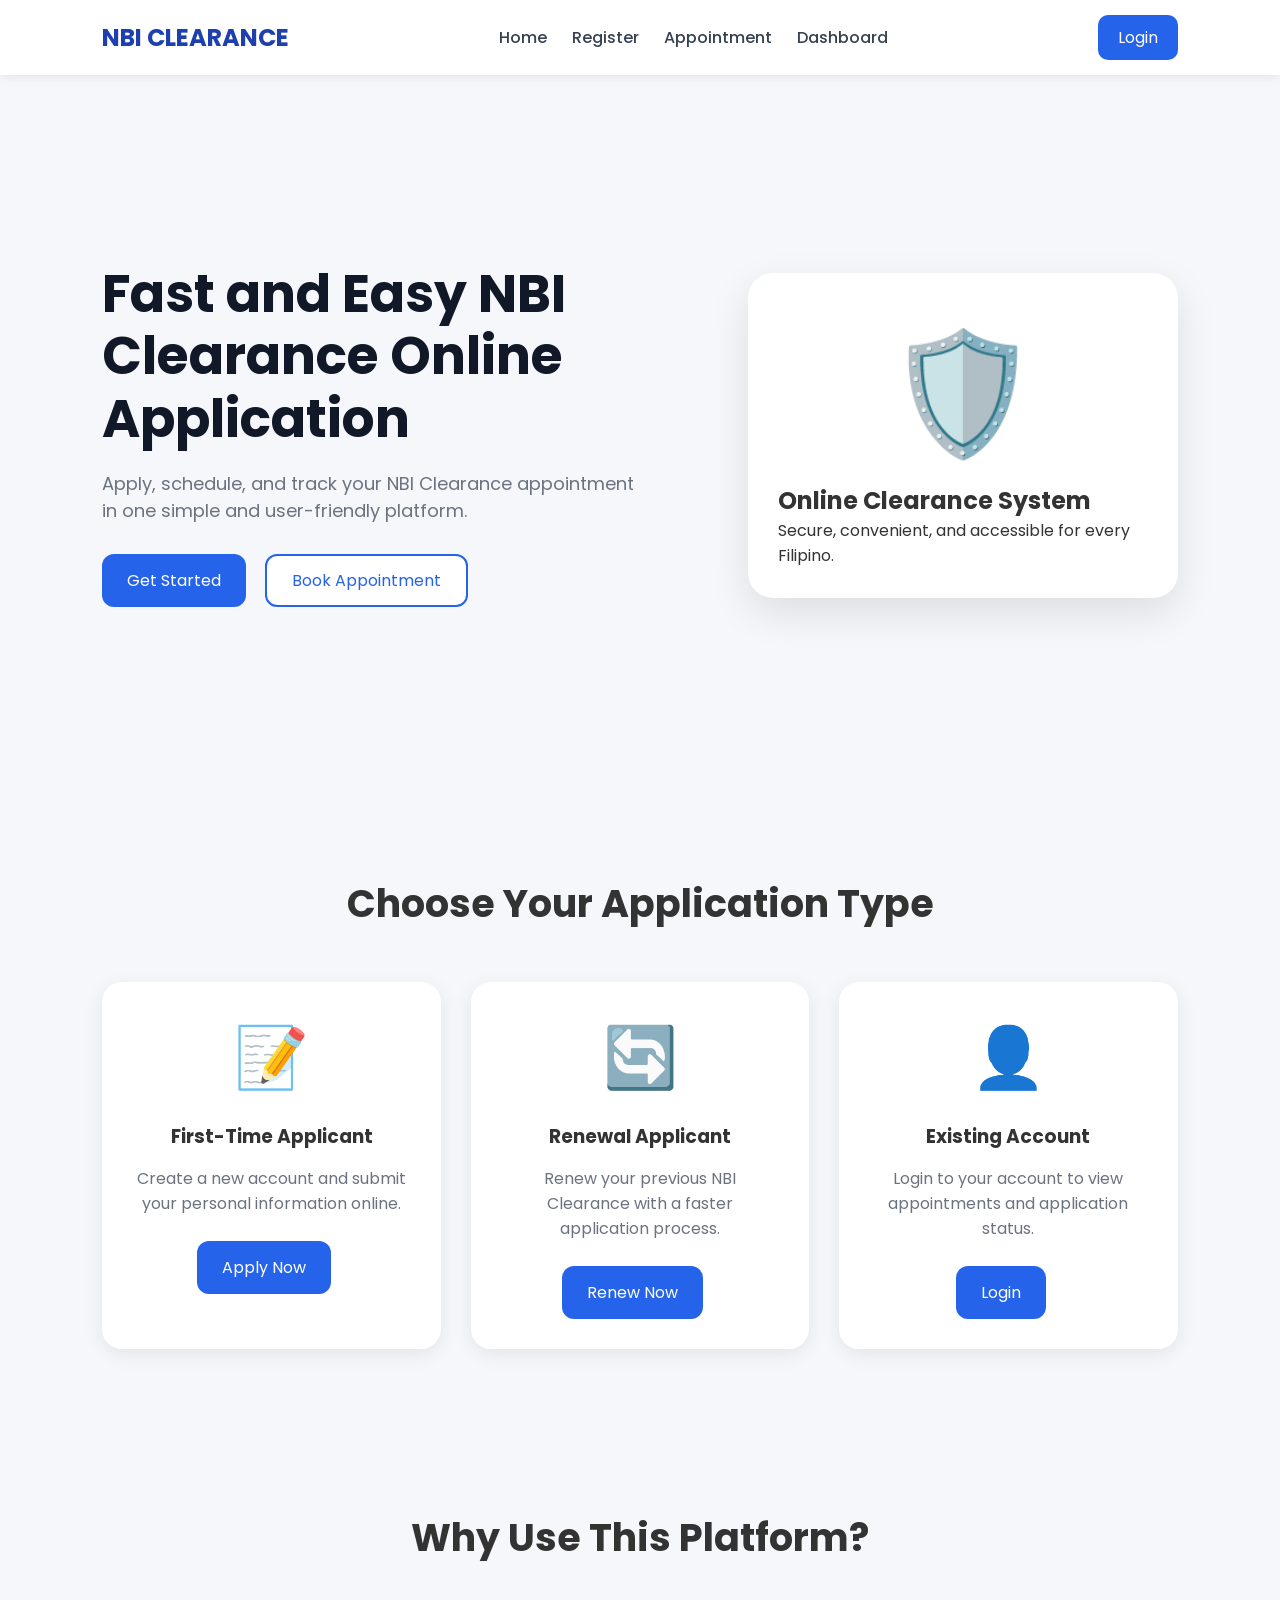
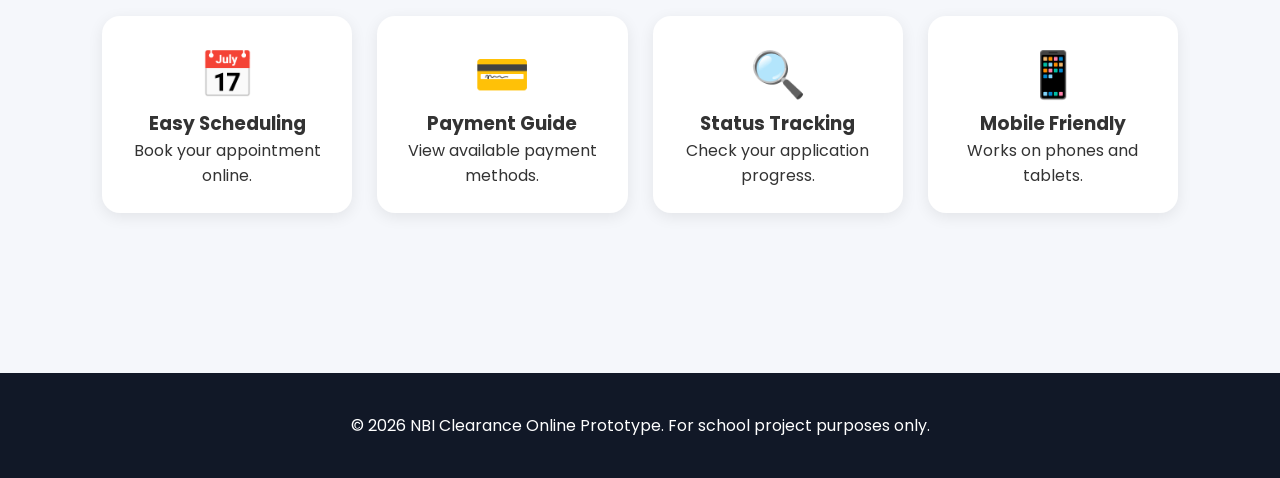
<file: index.html>
<!DOCTYPE html>
<html lang="en">
<head>
    <meta charset="UTF-8">
    <meta name="viewport" content="width=device-width, initial-scale=1.0">
    <title>NBI Clearance Online</title>
    <link rel="stylesheet" href="style.css">
</head>
<body>

<nav class="navbar">
    <div class="logo">NBI CLEARANCE</div>

    <ul class="nav-links">
        <li><a href="index.html">Home</a></li>
        <li><a href="register.html">Register</a></li>
        <li><a href="appointment.html">Appointment</a></li>
        <li><a href="dashboard.html">Dashboard</a></li>
    </ul>

    <a href="login.html" class="btn-login">Login</a>
</nav>

<section class="hero">
    <div class="hero-left">
        <h1>Fast and Easy NBI Clearance Online Application</h1>
        <p>
            Apply, schedule, and track your NBI Clearance appointment in one simple and user-friendly platform.
        </p>

        <div class="hero-buttons">
            <a href="register.html" class="primary-btn">Get Started</a>
            <a href="appointment.html" class="secondary-btn">Book Appointment</a>
        </div>
    </div>

    <div class="hero-right">
        <div class="hero-card">
            <div class="hero-illustration">🛡️</div>
            <h2>Online Clearance System</h2>
            <p>Secure, convenient, and accessible for every Filipino.</p>
        </div>
    </div>
</section>

<section class="services">
    <h2 class="section-title">Choose Your Application Type</h2>

    <div class="card-container">
        <div class="card">
            <div class="card-icon">📝</div>
            <h3>First-Time Applicant</h3>
            <p>Create a new account and submit your personal information online.</p>
            <br>
            <a href="register.html" class="primary-btn">Apply Now</a>
        </div>

        <div class="card">
            <div class="card-icon">🔄</div>
            <h3>Renewal Applicant</h3>
            <p>Renew your previous NBI Clearance with a faster application process.</p>
            <br>
            <a href="login.html" class="primary-btn">Renew Now</a>
        </div>

        <div class="card">
            <div class="card-icon">👤</div>
            <h3>Existing Account</h3>
            <p>Login to your account to view appointments and application status.</p>
            <br>
            <a href="login.html" class="primary-btn">Login</a>
        </div>
    </div>
</section>

<section class="features">
    <h2 class="section-title">Why Use This Platform?</h2>

    <div class="feature-grid">
        <div class="feature">
            <span>📅</span>
            <h3>Easy Scheduling</h3>
            <p>Book your appointment online.</p>
        </div>

        <div class="feature">
            <span>💳</span>
            <h3>Payment Guide</h3>
            <p>View available payment methods.</p>
        </div>

        <div class="feature">
            <span>🔍</span>
            <h3>Status Tracking</h3>
            <p>Check your application progress.</p>
        </div>

        <div class="feature">
            <span>📱</span>
            <h3>Mobile Friendly</h3>
            <p>Works on phones and tablets.</p>
        </div>
    </div>
</section>

<footer>
    <p>© 2026 NBI Clearance Online Prototype. For school project purposes only.</p>
</footer>

</body>
</html>
</file>
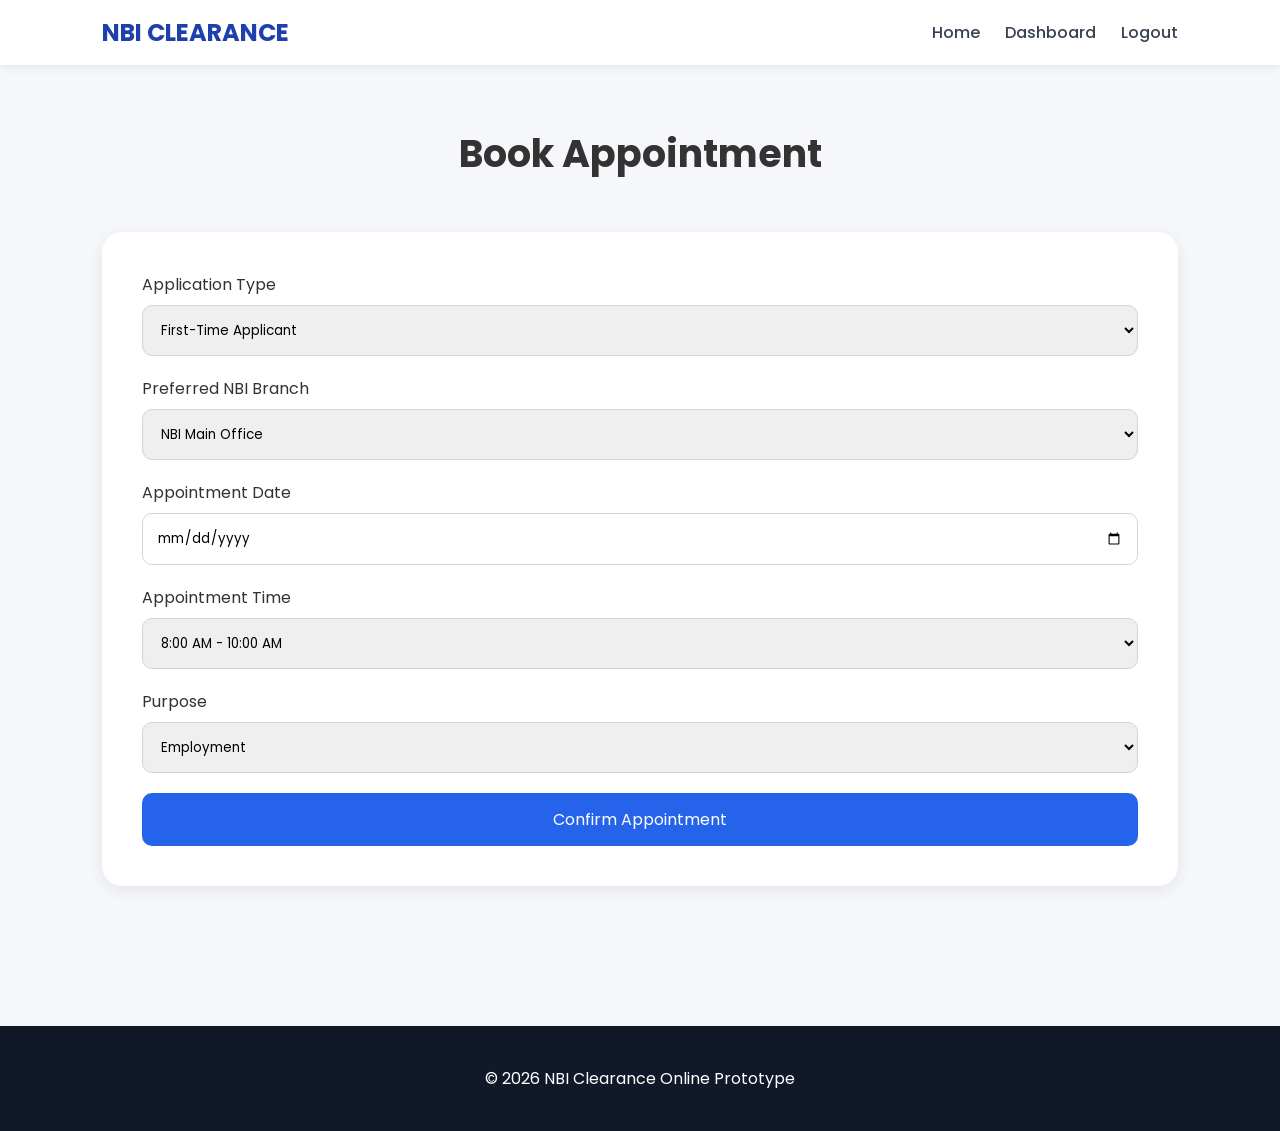
<file: appointment.html>
<!DOCTYPE html>
<html lang="en">
<head>
<meta charset="UTF-8">
<meta name="viewport" content="width=device-width, initial-scale=1.0">
<title>Appointment - NBI Clearance</title>
<link rel="stylesheet" href="style.css">
</head>
<body>

<nav class="navbar">
    <div class="logo">NBI CLEARANCE</div>

    <ul class="nav-links">
        <li><a href="index.html">Home</a></li>
        <li><a href="dashboard.html">Dashboard</a></li>
        <li><a href="login.html">Logout</a></li>
    </ul>
</nav>

<section class="appointment">

    <h1 class="section-title">Book Appointment</h1>

    <div class="schedule-box">

        <form action="dashboard.html">

            <div class="input-group">
                <label>Application Type</label>
                <select required>
                    <option>First-Time Applicant</option>
                    <option>Renewal Applicant</option>
                    <option>Correction of Information</option>
                </select>
            </div>

            <div class="input-group">
                <label>Preferred NBI Branch</label>
                <select required>
                    <option>NBI Main Office</option>
                    <option>NBI Quezon City</option>
                    <option>NBI Manila</option>
                    <option>NBI Makati</option>
                    <option>NBI Taguig</option>
                </select>
            </div>

            <div class="input-group">
                <label>Appointment Date</label>
                <input type="date" required>
            </div>

            <div class="input-group">
                <label>Appointment Time</label>
                <select required>
                    <option>8:00 AM - 10:00 AM</option>
                    <option>10:00 AM - 12:00 PM</option>
                    <option>1:00 PM - 3:00 PM</option>
                    <option>3:00 PM - 5:00 PM</option>
                </select>
            </div>

            <div class="input-group">
                <label>Purpose</label>
                <select required>
                    <option>Employment</option>
                    <option>Travel Abroad</option>
                    <option>School Requirement</option>
                    <option>Local Requirement</option>
                    <option>Others</option>
                </select>
            </div>

            <button class="submit-btn" type="submit">
                Confirm Appointment
            </button>

        </form>

    </div>

</section>

<footer>
    <p>© 2026 NBI Clearance Online Prototype</p>
</footer>

</body>
</html>
</file>
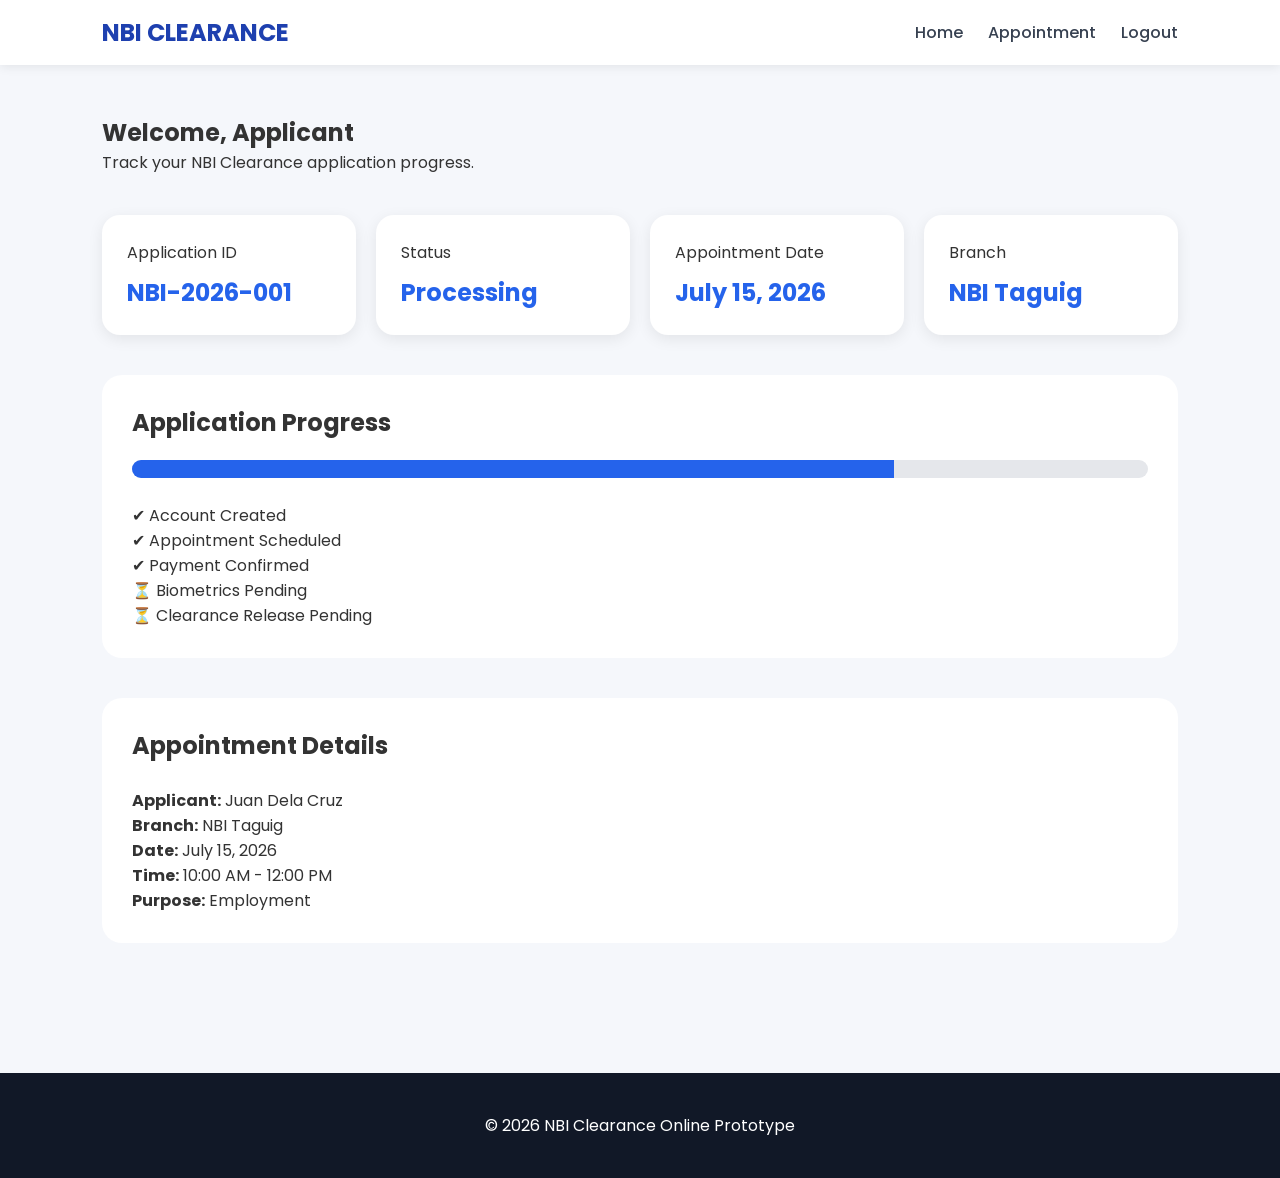
<file: dashboard.html>
<!DOCTYPE html>
<html lang="en">
<head>
<meta charset="UTF-8">
<meta name="viewport" content="width=device-width, initial-scale=1.0">
<title>Dashboard - NBI Clearance</title>
<link rel="stylesheet" href="style.css">
</head>
<body>

<nav class="navbar">
    <div class="logo">NBI CLEARANCE</div>

    <ul class="nav-links">
        <li><a href="index.html">Home</a></li>
        <li><a href="appointment.html">Appointment</a></li>
        <li><a href="login.html">Logout</a></li>
    </ul>
</nav>

<section class="dashboard">

    <div class="dashboard-header">
        <h1>Welcome, Applicant</h1>
        <p>Track your NBI Clearance application progress.</p>
    </div>

    <div class="stats">

        <div class="stat-card">
            <p>Application ID</p>
            <h2>NBI-2026-001</h2>
        </div>

        <div class="stat-card">
            <p>Status</p>
            <h2>Processing</h2>
        </div>

        <div class="stat-card">
            <p>Appointment Date</p>
            <h2>July 15, 2026</h2>
        </div>

        <div class="stat-card">
            <p>Branch</p>
            <h2>NBI Taguig</h2>
        </div>

    </div>

    <div class="progress-box">

        <h2>Application Progress</h2>

        <div class="progress-bar">
            <div class="progress"></div>
        </div>

        <br>

        <p>✔ Account Created</p>
        <p>✔ Appointment Scheduled</p>
        <p>✔ Payment Confirmed</p>
        <p>⏳ Biometrics Pending</p>
        <p>⏳ Clearance Release Pending</p>

    </div>

    <div class="progress-box">

        <h2>Appointment Details</h2>

        <br>

        <p><strong>Applicant:</strong> Juan Dela Cruz</p>
        <p><strong>Branch:</strong> NBI Taguig</p>
        <p><strong>Date:</strong> July 15, 2026</p>
        <p><strong>Time:</strong> 10:00 AM - 12:00 PM</p>
        <p><strong>Purpose:</strong> Employment</p>

    </div>

</section>

<footer>
    <p>© 2026 NBI Clearance Online Prototype</p>
</footer>

</body>
</html>
</file>
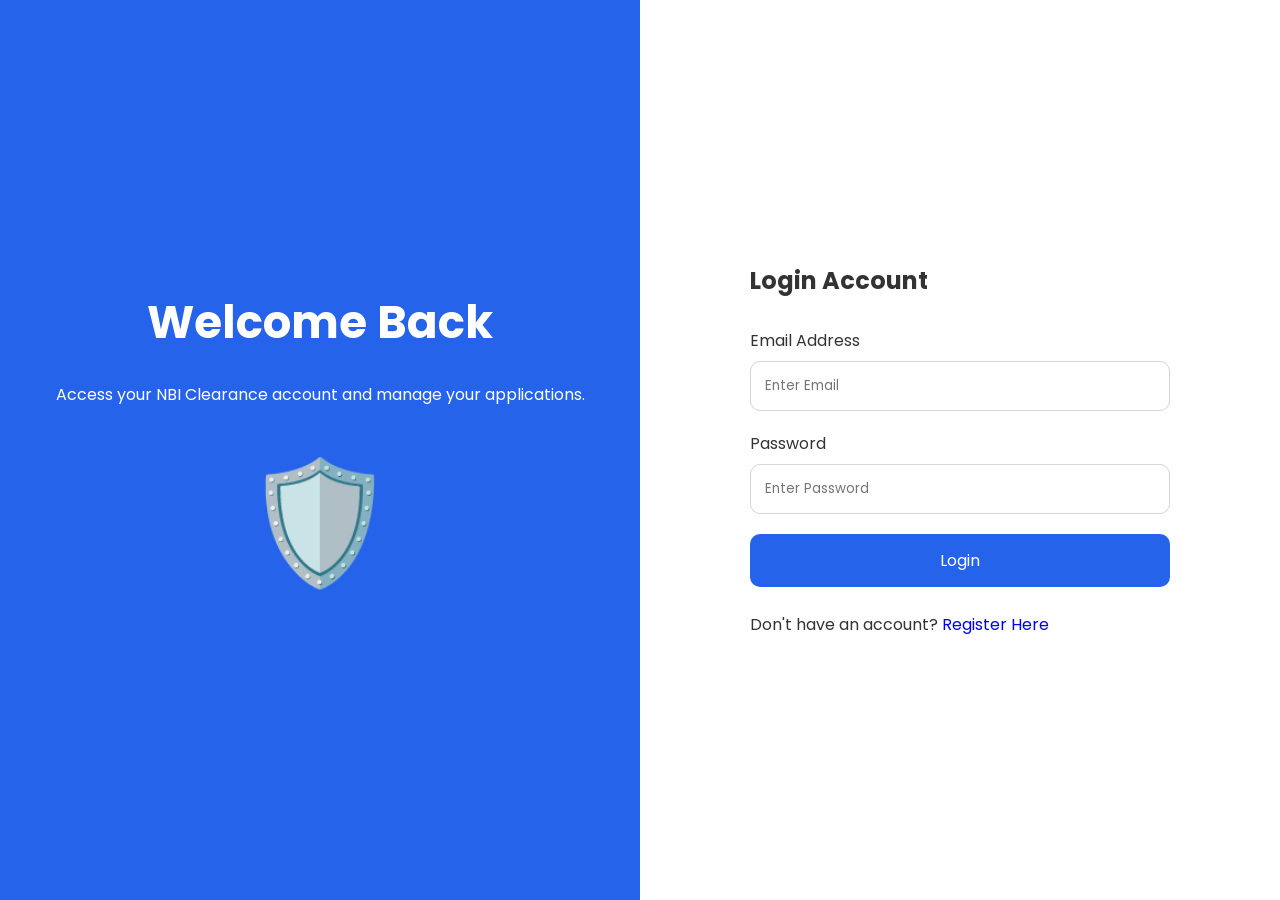
<file: login.html>
<!DOCTYPE html>
<html lang="en">
<head>
<meta charset="UTF-8">
<meta name="viewport" content="width=device-width, initial-scale=1.0">
<title>Login - NBI Clearance</title>
<link rel="stylesheet" href="style.css">
</head>
<body>

<div class="auth-container">

    <div class="auth-left">
        <h1>Welcome Back</h1>
        <br>
        <p>Access your NBI Clearance account and manage your applications.</p>
        <br>
        <div style="font-size:120px;">🛡️</div>
    </div>

    <div class="auth-right">

        <div class="form-box">

            <h2>Login Account</h2>

            <form action="dashboard.html">

                <div class="input-group">
                    <label>Email Address</label>
                    <input type="email" placeholder="Enter Email" required>
                </div>

                <div class="input-group">
                    <label>Password</label>
                    <input type="password" placeholder="Enter Password" required>
                </div>

                <button type="submit" class="submit-btn">
                    Login
                </button>

            </form>

            <br>

            <p>
                Don't have an account?
                <a href="register.html">Register Here</a>
            </p>

        </div>

    </div>

</div>

</body>
</html>
</file>
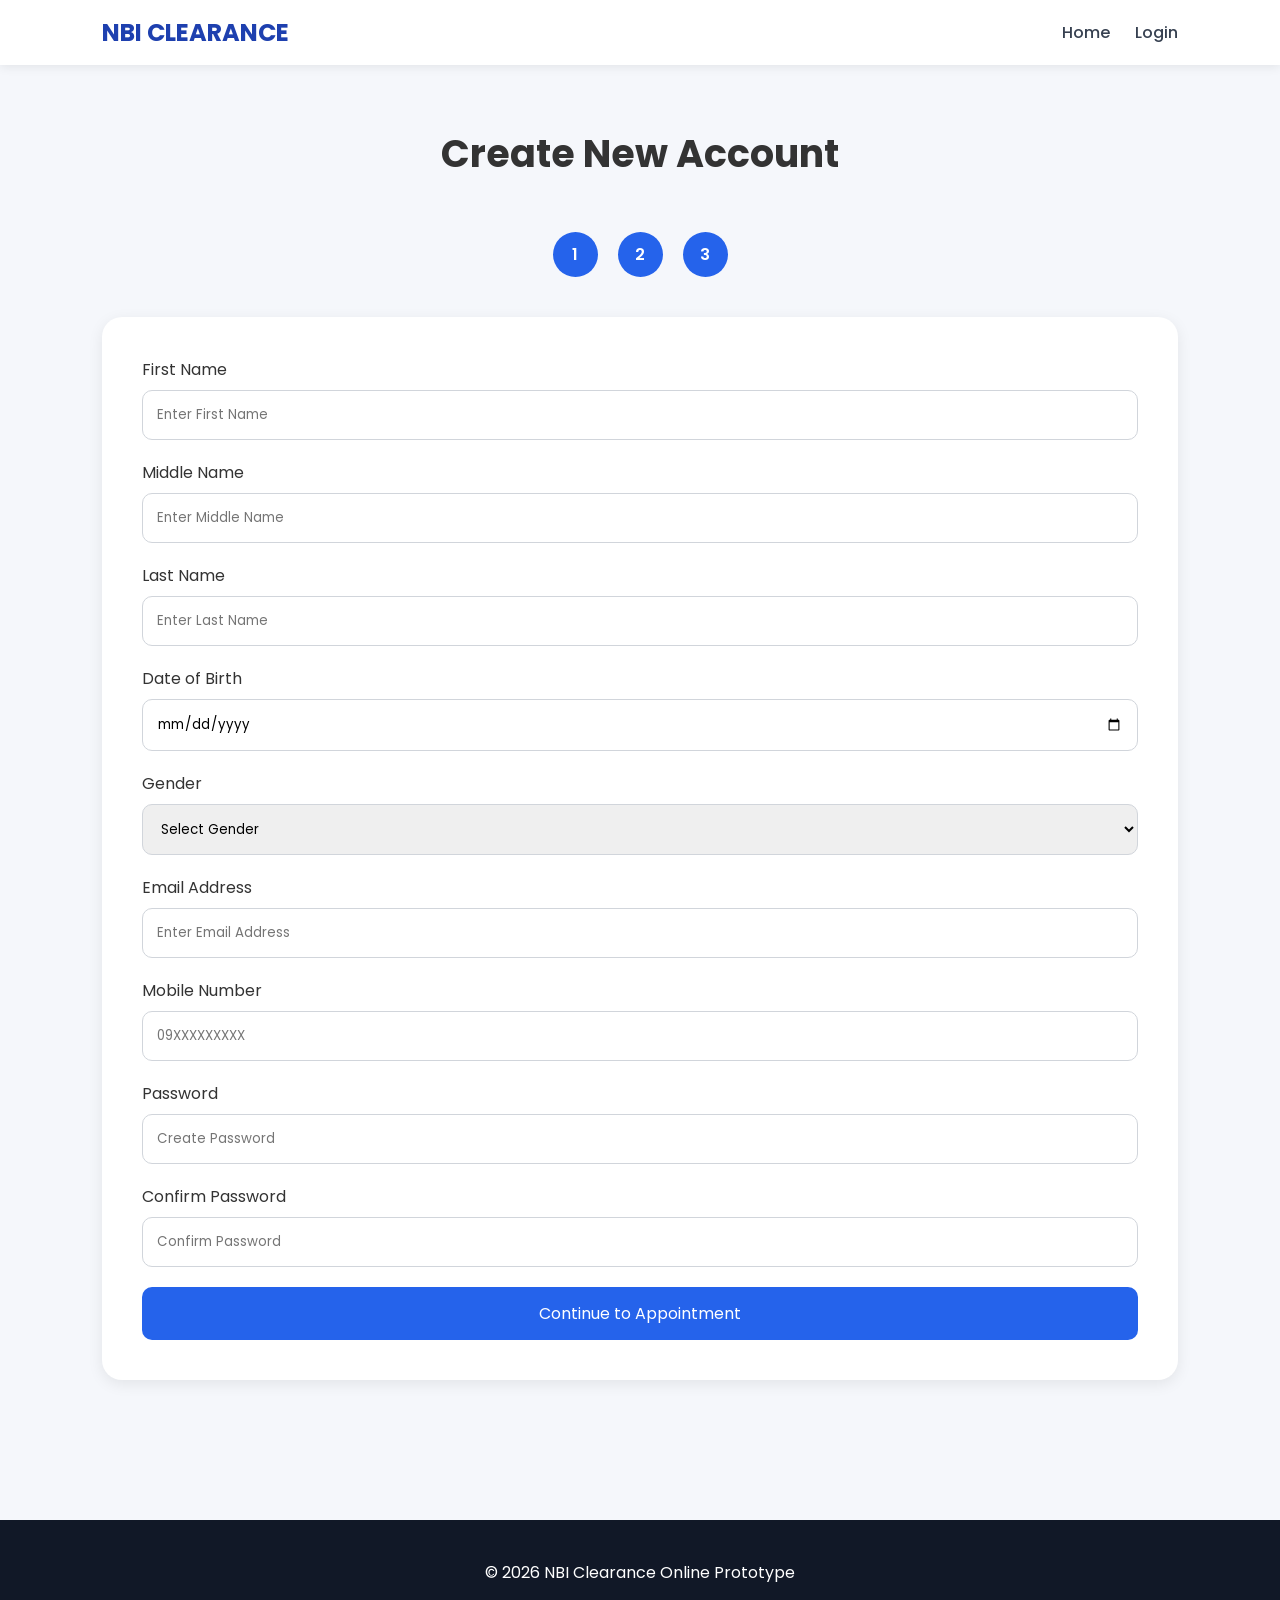
<file: register.html>
<!DOCTYPE html>
<html lang="en">
<head>
<meta charset="UTF-8">
<meta name="viewport" content="width=device-width, initial-scale=1.0">
<title>Register - NBI Clearance</title>
<link rel="stylesheet" href="style.css">
</head>
<body>

<nav class="navbar">
    <div class="logo">NBI CLEARANCE</div>

    <ul class="nav-links">
        <li><a href="index.html">Home</a></li>
        <li><a href="login.html">Login</a></li>
    </ul>
</nav>

<section class="appointment">

    <h1 class="section-title">Create New Account</h1>

    <div class="steps">
        <div class="step">1</div>
        <div class="step">2</div>
        <div class="step">3</div>
    </div>

    <div class="schedule-box">

        <form action="appointment.html">

            <div class="input-group">
                <label>First Name</label>
                <input type="text" placeholder="Enter First Name" required>
            </div>

            <div class="input-group">
                <label>Middle Name</label>
                <input type="text" placeholder="Enter Middle Name">
            </div>

            <div class="input-group">
                <label>Last Name</label>
                <input type="text" placeholder="Enter Last Name" required>
            </div>

            <div class="input-group">
                <label>Date of Birth</label>
                <input type="date" required>
            </div>

            <div class="input-group">
                <label>Gender</label>
                <select required>
                    <option>Select Gender</option>
                    <option>Male</option>
                    <option>Female</option>
                </select>
            </div>

            <div class="input-group">
                <label>Email Address</label>
                <input type="email" placeholder="Enter Email Address" required>
            </div>

            <div class="input-group">
                <label>Mobile Number</label>
                <input type="text" placeholder="09XXXXXXXXX" required>
            </div>

            <div class="input-group">
                <label>Password</label>
                <input type="password" placeholder="Create Password" required>
            </div>

            <div class="input-group">
                <label>Confirm Password</label>
                <input type="password" placeholder="Confirm Password" required>
            </div>

            <button class="submit-btn" type="submit">
                Continue to Appointment
            </button>

        </form>

    </div>

</section>

<footer>
    <p>© 2026 NBI Clearance Online Prototype</p>
</footer>

</body>
</html>
</file>
<file: style.css>
/* ===== GOOGLE FONT ===== */
@import url('https://fonts.googleapis.com/css2?family=Poppins:wght@300;400;500;600;700;800&display=swap');

*{
    margin:0;
    padding:0;
    box-sizing:border-box;
    font-family:'Poppins',sans-serif;
}

body{
    background:#f5f7fb;
    color:#333;
}

a{
    text-decoration:none;
}

ul{
    list-style:none;
}

/* ===== NAVBAR ===== */

.navbar{
    background:#ffffff;
    padding:15px 8%;
    display:flex;
    justify-content:space-between;
    align-items:center;
    box-shadow:0 2px 10px rgba(0,0,0,.08);
    position:sticky;
    top:0;
    z-index:100;
}

.logo{
    font-size:24px;
    font-weight:700;
    color:#1e40af;
}

.nav-links{
    display:flex;
    gap:25px;
}

.nav-links a{
    color:#374151;
    font-weight:500;
    transition:.3s;
}

.nav-links a:hover{
    color:#2563eb;
}

.btn-login{
    background:#2563eb;
    color:white;
    padding:10px 20px;
    border-radius:10px;
    transition:.3s;
}

.btn-login:hover{
    background:#1d4ed8;
}

/* ===== HERO ===== */

.hero{
    padding:70px 8%;
    display:flex;
    justify-content:space-between;
    align-items:center;
    min-height:80vh;
}

.hero-left{
    width:50%;
}

.hero-left h1{
    font-size:52px;
    line-height:1.2;
    color:#111827;
}

.hero-left p{
    margin-top:20px;
    font-size:18px;
    color:#6b7280;
}

.hero-buttons{
    margin-top:30px;
}

.primary-btn{
    background:#2563eb;
    color:white;
    padding:14px 25px;
    border-radius:12px;
    margin-right:15px;
    display:inline-block;
}

.secondary-btn{
    background:white;
    color:#2563eb;
    border:2px solid #2563eb;
    padding:12px 25px;
    border-radius:12px;
    display:inline-block;
}

.hero-right{
    width:40%;
}

.hero-card{
    background:white;
    border-radius:25px;
    padding:30px;
    box-shadow:0 15px 40px rgba(0,0,0,.1);
}

.hero-illustration{
    font-size:120px;
    text-align:center;
}

/* ===== SERVICES ===== */

.services{
    padding:80px 8%;
}

.section-title{
    text-align:center;
    font-size:38px;
    margin-bottom:50px;
}

.card-container{
    display:grid;
    grid-template-columns:repeat(3,1fr);
    gap:30px;
}

.card{
    background:white;
    padding:30px;
    border-radius:20px;
    text-align:center;
    box-shadow:0 5px 20px rgba(0,0,0,.08);
    transition:.3s;
}

.card:hover{
    transform:translateY(-10px);
}

.card-icon{
    font-size:60px;
}

.card h3{
    margin-top:20px;
    margin-bottom:15px;
}

.card p{
    color:#6b7280;
}

/* ===== FEATURES ===== */

.features{
    padding:80px 8%;
}

.feature-grid{
    display:grid;
    grid-template-columns:repeat(4,1fr);
    gap:25px;
}

.feature{
    background:white;
    padding:25px;
    border-radius:18px;
    text-align:center;
    box-shadow:0 4px 15px rgba(0,0,0,.08);
}

.feature span{
    font-size:45px;
}

/* ===== LOGIN PAGE ===== */

.auth-container{
    display:flex;
    min-height:100vh;
}

.auth-left{
    width:50%;
    background:#2563eb;
    color:white;
    display:flex;
    flex-direction:column;
    justify-content:center;
    align-items:center;
    padding:50px;
}

.auth-left h1{
    font-size:45px;
}

.auth-right{
    width:50%;
    background:white;
    display:flex;
    justify-content:center;
    align-items:center;
}

.form-box{
    width:420px;
}

.form-box h2{
    margin-bottom:30px;
}

.input-group{
    margin-bottom:20px;
}

.input-group label{
    display:block;
    margin-bottom:8px;
}

.input-group input,
.input-group select{
    width:100%;
    padding:14px;
    border:1px solid #d1d5db;
    border-radius:10px;
}

.submit-btn{
    width:100%;
    background:#2563eb;
    color:white;
    border:none;
    padding:14px;
    border-radius:10px;
    cursor:pointer;
    font-size:16px;
}

/* ===== REGISTER ===== */

.steps{
    display:flex;
    justify-content:center;
    gap:20px;
    margin-bottom:40px;
}

.step{
    width:45px;
    height:45px;
    border-radius:50%;
    background:#2563eb;
    color:white;
    display:flex;
    justify-content:center;
    align-items:center;
    font-weight:600;
}

/* ===== DASHBOARD ===== */

.dashboard{
    padding:50px 8%;
}

.dashboard-header{
    margin-bottom:40px;
}

.stats{
    display:grid;
    grid-template-columns:repeat(4,1fr);
    gap:20px;
}

.stat-card{
    background:white;
    padding:25px;
    border-radius:18px;
    box-shadow:0 4px 15px rgba(0,0,0,.08);
}

.stat-card h2{
    color:#2563eb;
    margin-top:10px;
}

.progress-box{
    margin-top:40px;
    background:white;
    padding:30px;
    border-radius:20px;
}

.progress-bar{
    width:100%;
    background:#e5e7eb;
    height:18px;
    border-radius:30px;
    overflow:hidden;
    margin-top:20px;
}

.progress{
    width:75%;
    height:100%;
    background:#2563eb;
}

/* ===== APPOINTMENT ===== */

.appointment{
    padding:60px 8%;
}

.schedule-box{
    background:white;
    padding:40px;
    border-radius:20px;
    box-shadow:0 4px 15px rgba(0,0,0,.08);
}

/* ===== FOOTER ===== */

footer{
    background:#111827;
    color:white;
    padding:40px 8%;
    text-align:center;
    margin-top:80px;
}

/* ===== MOBILE ===== */

@media(max-width:991px){

.hero{
    flex-direction:column;
    text-align:center;
}

.hero-left{
    width:100%;
}

.hero-right{
    width:100%;
    margin-top:40px;
}

.card-container{
    grid-template-columns:1fr;
}

.feature-grid{
    grid-template-columns:1fr 1fr;
}

.stats{
    grid-template-columns:1fr 1fr;
}

.auth-container{
    flex-direction:column;
}

.auth-left,
.auth-right{
    width:100%;
}

}

@media(max-width:600px){

.navbar{
    flex-direction:column;
    gap:20px;
}

.nav-links{
    flex-direction:column;
    text-align:center;
}

.hero-left h1{
    font-size:36px;
}

.feature-grid{
    grid-template-columns:1fr;
}

.stats{
    grid-template-columns:1fr;
}

.section-title{
    font-size:28px;
}

}
</file>
